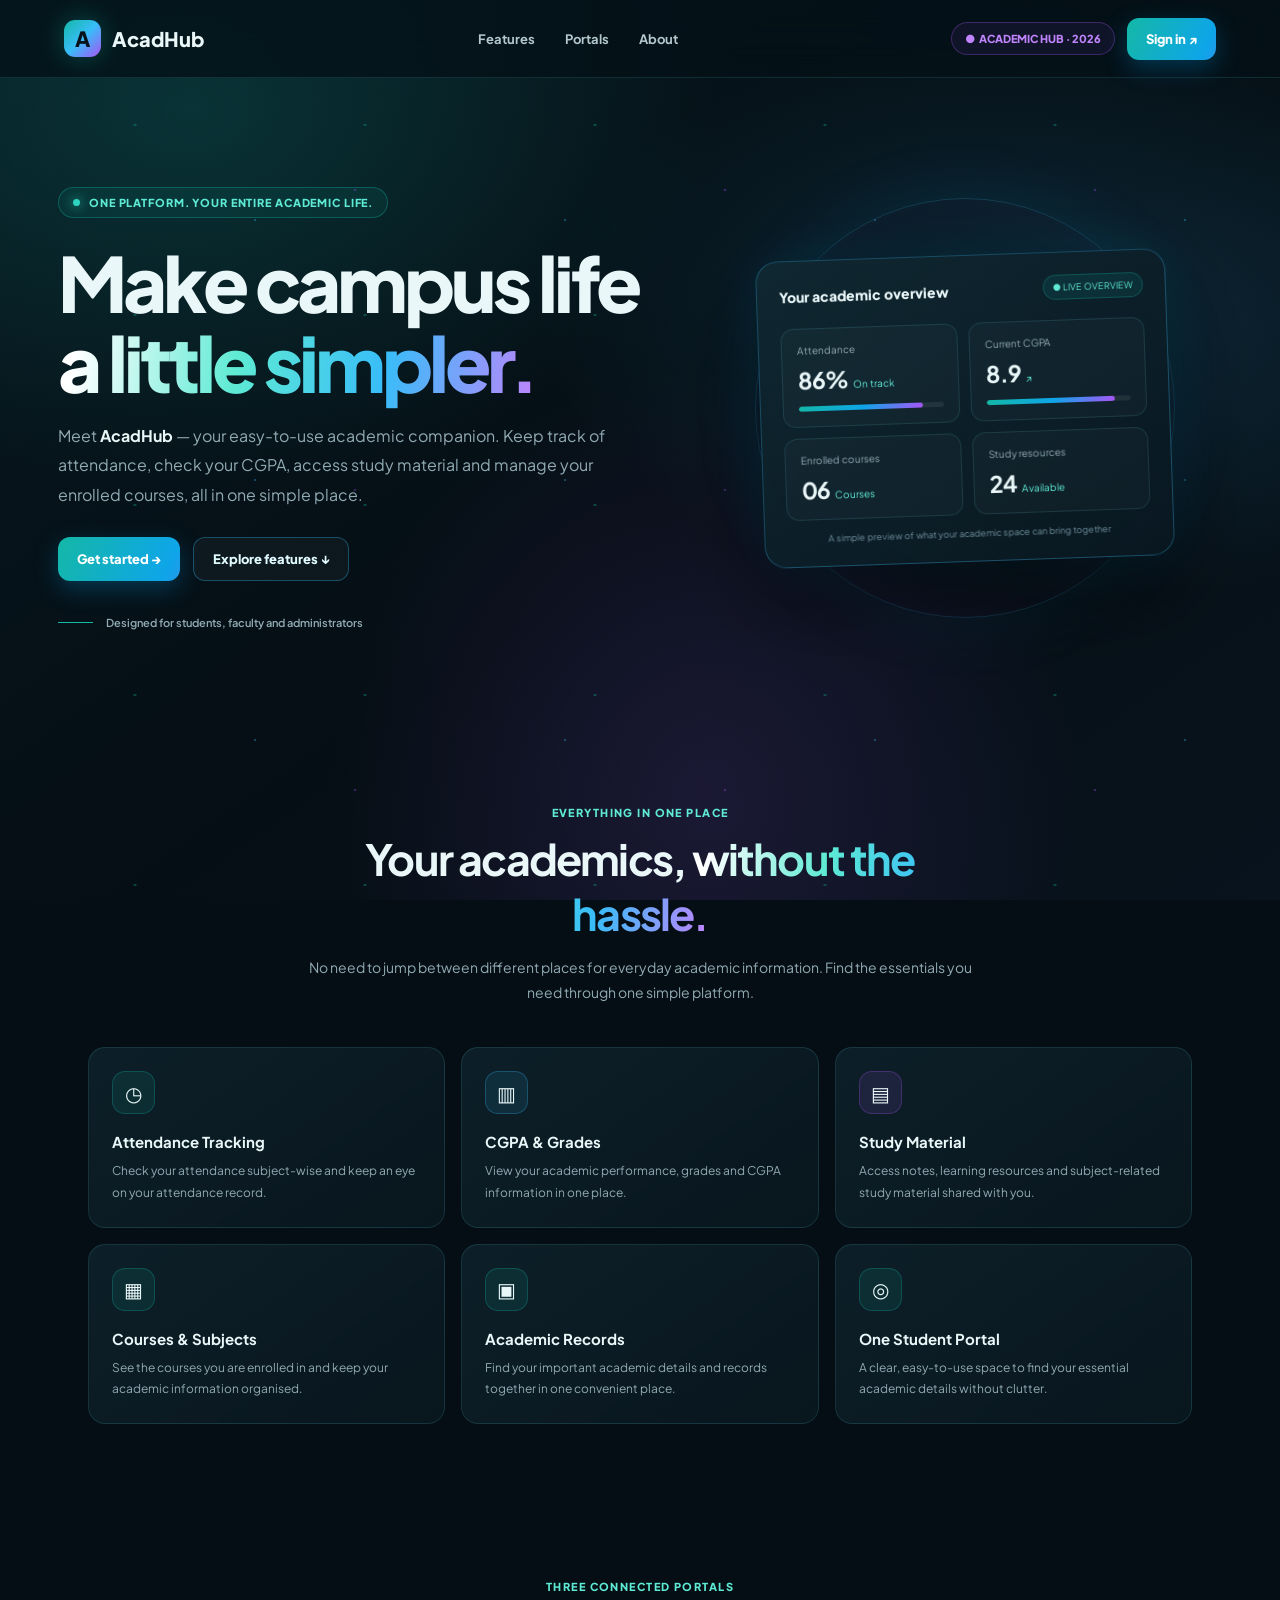
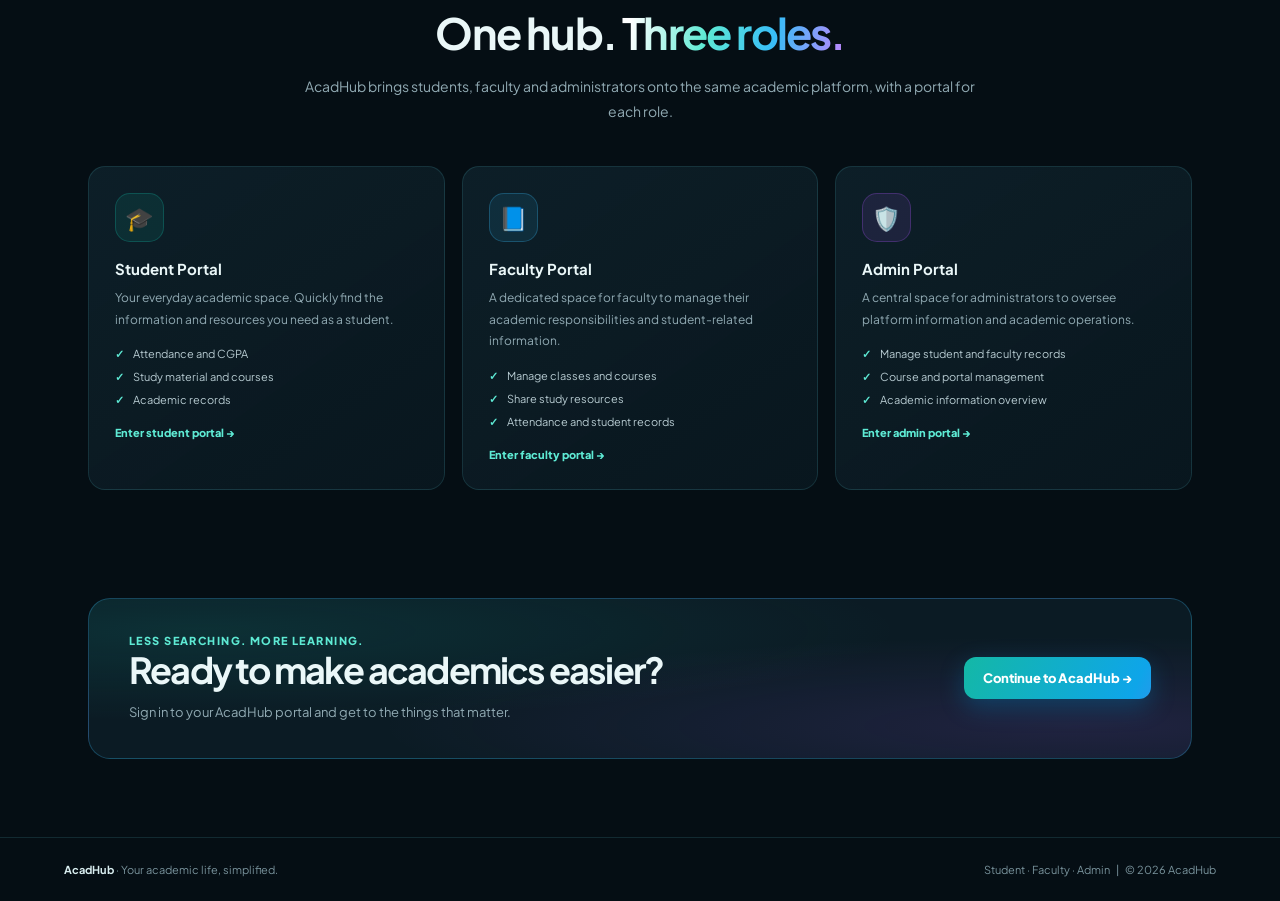
<file: index.html>
<!DOCTYPE html>
<html lang="en" data-theme="dark">
<head>
<meta charset="UTF-8">
<meta name="viewport" content="width=device-width, initial-scale=1.0">
<meta name="theme-color" content="#06131b">
<title>AcadHub — Your Academic Life, Simplified</title>
<link rel="preconnect" href="https://fonts.googleapis.com">
<link rel="preconnect" href="https://fonts.gstatic.com" crossorigin>
<link href="https://fonts.googleapis.com/css2?family=Plus+Jakarta+Sans:wght@400;500;600;700;800;900&display=swap" rel="stylesheet">

<style>
:root{
--bg:#050e14;--panel:#0b1921;--text:#eaf7f8;
--muted:#91aab3;--teal:#14b8a6;--sky:#38bdf8;
--violet:#a855f7;--line:rgba(91,190,204,.16);
--grad:linear-gradient(115deg,#14b8a6,#0ea5e9 52%,#a855f7);
}
*{box-sizing:border-box}
html{scroll-behavior:smooth;scroll-padding-top:90px}
body{margin:0;background:var(--bg);color:var(--text);font-family:'Plus Jakarta Sans',sans-serif;overflow-x:hidden}
a{text-decoration:none;color:inherit}

body:before{
content:"";position:fixed;inset:0;z-index:-2;
background:
radial-gradient(ellipse at 15% 12%,rgba(20,184,166,.18),transparent 34%),
radial-gradient(ellipse at 83% 35%,rgba(56,189,248,.15),transparent 35%),
radial-gradient(ellipse at 55% 88%,rgba(168,85,247,.13),transparent 38%),
linear-gradient(145deg,#071820,#050e14 55%,#08131d);
}
.stars{
position:fixed;inset:0;z-index:-1;pointer-events:none;
background-image:
radial-gradient(#14b8a6 1.4px,transparent 1.8px),
radial-gradient(#38bdf8 1px,transparent 1.5px),
radial-gradient(#a855f7 1.2px,transparent 1.7px);
background-size:230px 190px,310px 260px,370px 300px;
background-position:20px 30px,100px 90px,170px 40px;
opacity:.32;
}

/* NAVIGATION */
.nav{
height:78px;position:sticky;top:0;z-index:20;
display:flex;align-items:center;justify-content:space-between;
padding:0 clamp(20px,5vw,76px);
background:rgba(5,17,24,.78);
backdrop-filter:blur(18px);
border-bottom:1px solid var(--line);
}
.brand{display:flex;align-items:center;gap:11px;font-size:20px;font-weight:900}
.logo{
width:37px;height:37px;border-radius:11px;
display:grid;place-items:center;color:#06131b;
font-size:21px;font-weight:900;
background:linear-gradient(135deg,var(--teal),var(--sky),var(--violet));
box-shadow:0 0 24px #14b8a655;
}
.navlinks{display:flex;align-items:center;gap:30px;color:#b5c8ce;font-size:13px;font-weight:700}
.navlinks a:hover{color:#5eead4}
.navright{display:flex;align-items:center;gap:12px}
.term{
font-size:11px;font-weight:800;color:#c084fc;
border:1px solid #a855f74d;background:#a855f714;
padding:9px 13px;border-radius:30px;
}
.btn{
display:inline-flex;align-items:center;justify-content:center;
gap:10px;border:0;border-radius:12px;padding:13px 19px;
background:var(--grad);background-size:180% auto;color:white;
font-size:13px;font-weight:800;
box-shadow:0 8px 25px #0284c755;
transition:.25s;cursor:pointer;
}
.btn:hover{background-position:100% 0;transform:translateY(-2px);box-shadow:0 12px 32px #0284c777}
.btn-outline{background:rgba(255,255,255,.035);border:1px solid #38bdf855;box-shadow:none;color:#dffbff}
.btn-outline:hover{background:#38bdf81b}
.menu{display:none;background:none;border:1px solid var(--line);color:white;border-radius:9px;padding:8px 11px}

/* HERO */
.hero{
min-height:650px;max-width:1220px;margin:auto;
padding:90px 28px 80px;
display:grid;grid-template-columns:1.08fr .92fr;
align-items:center;gap:45px;
}
.eyebrow{
display:inline-flex;align-items:center;gap:9px;
padding:8px 14px;border:1px solid #14b8a655;
border-radius:30px;background:#14b8a614;color:#5eead4;
font-size:11px;font-weight:800;letter-spacing:.08em;text-transform:uppercase;
}
.pulse{width:7px;height:7px;border-radius:50%;background:#2dd4bf;box-shadow:0 0 12px #2dd4bf}
.hero h1{
font-size:clamp(45px,6vw,76px);line-height:1.06;
letter-spacing:-4px;margin:24px 0 18px;font-weight:900;
}
.gradient{
background:linear-gradient(100deg,#fff 5%,#5eead4 38%,#38bdf8 68%,#c084fc 100%);
background-clip:text;-webkit-background-clip:text;color:transparent;
}
.hero p{max-width:570px;color:var(--muted);font-size:16px;line-height:1.85;margin:0 0 28px}
.hero-actions{display:flex;gap:13px;flex-wrap:wrap}
.trust{display:flex;align-items:center;gap:13px;margin-top:35px;color:#91aab3;font-size:11px;font-weight:600}
.trustline{height:1px;width:35px;background:#14b8a6}

/* ANIMATED DASHBOARD GRAPHICS */
.visual{position:relative;min-height:440px;display:grid;place-items:center}
.orbit{
position:absolute;width:min(420px,90vw);aspect-ratio:1;
border:1px solid #38bdf833;border-radius:50%;
box-shadow:0 0 70px #0ea5e91a,inset 0 0 70px #a855f70c;
animation:spin 36s linear infinite;
}
.orbit:before,.orbit:after{
content:"";position:absolute;border:1px solid #a855f744;
border-radius:50%;inset:35px;
transform:rotateX(65deg) rotate(25deg);
}
.orbit:after{inset:70px;border-color:#14b8a655;transform:rotateX(65deg) rotate(-35deg)}
@keyframes spin{to{transform:rotate(360deg)}}

.dashboard{
position:relative;width:min(410px,95%);padding:22px;
border:1px solid #38bdf84a;border-radius:22px;
background:linear-gradient(145deg,rgba(15,39,49,.96),rgba(8,22,31,.94));
box-shadow:0 30px 90px #0009,0 0 55px #0ea5e922;
transform:rotate(-2deg);
}
.dash-top{display:flex;justify-content:space-between;align-items:center;margin-bottom:20px}
.dash-title{font-size:14px;font-weight:800}
.live{font-size:9px;color:#5eead4;background:#14b8a61c;border:1px solid #14b8a644;padding:6px 9px;border-radius:20px}
.dash-grid{display:grid;grid-template-columns:1fr 1fr;gap:11px}
.metric{padding:15px;border:1px solid var(--line);border-radius:13px;background:#ffffff06}
.metric small{display:block;color:#91aab3;font-size:10px;margin-bottom:9px}
.metric strong{font-size:23px;letter-spacing:-1px}
.metric em{font-style:normal;color:#5eead4;font-size:10px;margin-left:5px}
.progress{height:5px;background:#ffffff12;border-radius:8px;margin-top:12px;overflow:hidden}
.progress i{display:block;height:100%;border-radius:8px;background:var(--grad)}

/* FEATURES */
.section{max-width:1160px;margin:auto;padding:78px 28px}
.section-head{text-align:center;max-width:670px;margin:0 auto 42px}
.kicker{color:#5eead4;font-size:11px;font-weight:800;letter-spacing:.13em;text-transform:uppercase}
.section h2{font-size:clamp(29px,4vw,43px);letter-spacing:-1.8px;margin:12px 0}
.section-head p{color:var(--muted);line-height:1.8;font-size:14px}
.features{display:grid;grid-template-columns:repeat(3,1fr);gap:16px}
.feature,.role{
position:relative;padding:23px;border:1px solid var(--line);
border-radius:17px;background:linear-gradient(145deg,#102630b8,#0a1820d9);
transition:.25s;overflow:hidden;
}
.feature:hover,.role:hover{transform:translateY(-5px);border-color:#38bdf866;box-shadow:0 18px 45px #0004}
.feature-icon{
width:43px;height:43px;display:grid;place-items:center;
border-radius:13px;font-size:20px;margin-bottom:18px;
background:#14b8a61c;border:1px solid #14b8a644;
}
.feature:nth-child(2) .feature-icon,.role:nth-child(2) .role-icon{background:#38bdf81a;border-color:#38bdf844}
.feature:nth-child(3) .feature-icon,.role:nth-child(3) .role-icon{background:#a855f71c;border-color:#a855f744}
.feature h3,.role h3{font-size:15px;margin:0 0 9px}
.feature p,.role p{color:var(--muted);font-size:12px;line-height:1.8;margin:0}

/* THREE PORTALS */
.roles{display:grid;grid-template-columns:repeat(3,1fr);gap:17px}
.role{padding:26px}
.role-icon{
width:49px;height:49px;display:grid;place-items:center;
border-radius:15px;font-size:23px;margin-bottom:17px;
background:#14b8a61c;border:1px solid #14b8a644;
}
.role ul{list-style:none;padding:0;margin:17px 0 0;display:grid;gap:9px;color:#b7cbd1;font-size:11px}
.role li:before{content:'✓';color:#5eead4;font-weight:900;margin-right:9px}
.role-link{display:inline-block;margin-top:19px;color:#5eead4;font-size:11px;font-weight:800}

/* FINAL SECTION */
.simple{padding-top:30px}
.simplebox{
display:flex;align-items:center;justify-content:space-between;gap:30px;
padding:35px 40px;border:1px solid #38bdf844;border-radius:22px;
background:radial-gradient(ellipse at 10% 20%,#14b8a622,transparent 50%),
radial-gradient(ellipse at 90% 80%,#a855f722,transparent 50%),#0b1b24;
}
.simplebox h2{font-size:clamp(25px,3vw,36px);margin:0 0 9px}
.simplebox p{color:var(--muted);font-size:13px;margin:0;line-height:1.7}
.footer{
border-top:1px solid var(--line);padding:25px clamp(20px,5vw,76px);
display:flex;justify-content:space-between;gap:15px;flex-wrap:wrap;
color:#79939c;font-size:11px;
}
.footer b{color:#d8edef}

/* RESPONSIVE */
@media(max-width:850px){
.hero{grid-template-columns:1fr;text-align:center;padding-top:70px;gap:15px}
.hero p{margin-left:auto;margin-right:auto}
.hero-actions,.trust{justify-content:center}
.visual{min-height:410px}
.features{grid-template-columns:repeat(2,1fr)}
.navlinks{gap:16px}.term{display:none}
}
@media(max-width:600px){
.nav{height:68px;padding:0 18px}
.navlinks{
display:none;position:absolute;top:68px;left:0;right:0;
padding:18px;background:#081820;border-bottom:1px solid var(--line);
flex-direction:column;
}
.navlinks.open{display:flex}
.menu{display:block}
.navright .btn{padding:10px 13px;font-size:11px}
.hero{padding:58px 20px 35px;min-height:auto}
.hero h1{letter-spacing:-2.5px}
.hero p{font-size:14px}
.visual{min-height:350px}
.dashboard{padding:16px}
.orbit{width:330px}
.section{padding:58px 20px}
.features,.roles{grid-template-columns:1fr}
.simplebox{padding:27px 22px;align-items:flex-start;flex-direction:column}
.footer{flex-direction:column}
}
@media(prefers-reduced-motion:reduce){
*,*:before,*:after{scroll-behavior:auto!important;animation:none!important;transition:none!important}
}
</style>
</head>

<body>
<div class="stars" aria-hidden="true"></div>

<header class="nav">
<a class="brand" href="#home">
<span class="logo">A</span><span>AcadHub</span>
</a>
<nav class="navlinks" id="navLinks">
<a href="#features">Features</a>
<a href="#portals">Portals</a>
<a href="#about">About</a>
</nav>
<div class="navright">
<span class="term">● &nbsp;ACADEMIC HUB · 2026</span>
<a class="btn" href="login.html">Sign in ↗</a>
<button class="menu" id="menuBtn" aria-label="Open navigation">☰</button>
</div>
</header>

<main id="home">

<!-- HERO -->
<section class="hero">
<div>
<div class="eyebrow"><span class="pulse"></span> One platform. Your entire academic life.</div>

<h1>Make campus life<br><span class="gradient">a little simpler.</span></h1>

<p>
Meet <b style="color:#eaf7f8">AcadHub</b> — your easy-to-use academic companion.
Keep track of attendance, check your CGPA, access study material
and manage your enrolled courses, all in one simple place.
</p>

<div class="hero-actions">
<a class="btn" href="login.html">Get started →</a>
<a class="btn btn-outline" href="#features">Explore features ↓</a>
</div>

<div class="trust"><span class="trustline"></span>Designed for students, faculty and administrators</div>
</div>

<!-- ORIGINAL ORBITAL DASHBOARD GRAPHICS -->
<div class="visual">
<div class="orbit"></div>
<div class="dashboard">
<div class="dash-top">
<div class="dash-title">Your academic overview</div>
<span class="live">● LIVE OVERVIEW</span>
</div>

<div class="dash-grid">
<div class="metric">
<small>Attendance</small>
<strong>86%</strong><em>On track</em>
<div class="progress"><i style="width:86%"></i></div>
</div>
<div class="metric">
<small>Current CGPA</small>
<strong>8.9</strong><em>↗</em>
<div class="progress"><i style="width:89%"></i></div>
</div>
<div class="metric">
<small>Enrolled courses</small>
<strong>06</strong><em>Courses</em>
</div>
<div class="metric">
<small>Study resources</small>
<strong>24</strong><em>Available</em>
</div>
</div>

<div style="font-size:9px;color:#6f929d;text-align:center;margin-top:13px">
A simple preview of what your academic space can bring together
</div>
</div>
</div>
</section>

<!-- FEATURES: NO TIMETABLE OR UPDATES -->
<section class="section" id="features">
<div class="section-head">
<div class="kicker">Everything in one place</div>
<h2>Your academics, <span class="gradient">without the hassle.</span></h2>
<p>No need to jump between different places for everyday academic information. Find the essentials you need through one simple platform.</p>
</div>

<div class="features">
<article class="feature">
<div class="feature-icon">◷</div>
<h3>Attendance Tracking</h3>
<p>Check your attendance subject-wise and keep an eye on your attendance record.</p>
</article>

<article class="feature">
<div class="feature-icon">▥</div>
<h3>CGPA & Grades</h3>
<p>View your academic performance, grades and CGPA information in one place.</p>
</article>

<article class="feature">
<div class="feature-icon">▤</div>
<h3>Study Material</h3>
<p>Access notes, learning resources and subject-related study material shared with you.</p>
</article>

<article class="feature">
<div class="feature-icon">▦</div>
<h3>Courses & Subjects</h3>
<p>See the courses you are enrolled in and keep your academic information organised.</p>
</article>

<article class="feature">
<div class="feature-icon">▣</div>
<h3>Academic Records</h3>
<p>Find your important academic details and records together in one convenient place.</p>
</article>

<article class="feature">
<div class="feature-icon">◎</div>
<h3>One Student Portal</h3>
<p>A clear, easy-to-use space to find your essential academic details without clutter.</p>
</article>
</div>
</section>

<!-- THREE PORTALS -->
<section class="section" id="portals">
<div class="section-head">
<div class="kicker">Three connected portals</div>
<h2>One hub. <span class="gradient">Three roles.</span></h2>
<p>AcadHub brings students, faculty and administrators onto the same academic platform, with a portal for each role.</p>
</div>

<div class="roles">
<article class="role">
<div class="role-icon">🎓</div>
<h3>Student Portal</h3>
<p>Your everyday academic space. Quickly find the information and resources you need as a student.</p>
<ul>
<li>Attendance and CGPA</li>
<li>Study material and courses</li>
<li>Academic records</li>
</ul>
<a class="role-link" href="login.html">Enter student portal →</a>
</article>

<article class="role">
<div class="role-icon">📘</div>
<h3>Faculty Portal</h3>
<p>A dedicated space for faculty to manage their academic responsibilities and student-related information.</p>
<ul>
<li>Manage classes and courses</li>
<li>Share study resources</li>
<li>Attendance and student records</li>
</ul>
<a class="role-link" href="login.html">Enter faculty portal →</a>
</article>

<article class="role">
<div class="role-icon">🛡️</div>
<h3>Admin Portal</h3>
<p>A central space for administrators to oversee platform information and academic operations.</p>
<ul>
<li>Manage student and faculty records</li>
<li>Course and portal management</li>
<li>Academic information overview</li>
</ul>
<a class="role-link" href="login.html">Enter admin portal →</a>
</article>
</div>
</section>

<!-- FINAL CTA -->
<section class="section simple" id="about">
<div class="simplebox">
<div>
<div class="kicker">Less searching. More learning.</div>
<h2>Ready to make academics easier?</h2>
<p>Sign in to your AcadHub portal and get to the things that matter.</p>
</div>
<a class="btn" href="login.html">Continue to AcadHub →</a>
</div>
</section>

</main>

<footer class="footer">
<span><b>AcadHub</b> · Your academic life, simplified.</span>
<span>Student · Faculty · Admin &nbsp; | &nbsp; © 2026 AcadHub</span>
</footer>

<script>
const menuBtn=document.getElementById('menuBtn');
const navLinks=document.getElementById('navLinks');

menuBtn.addEventListener('click',()=>{
navLinks.classList.toggle('open');
});

navLinks.querySelectorAll('a').forEach(link=>{
link.addEventListener('click',()=>{
navLinks.classList.remove('open');
});
});
</script>
</body>
</html>
</file>
